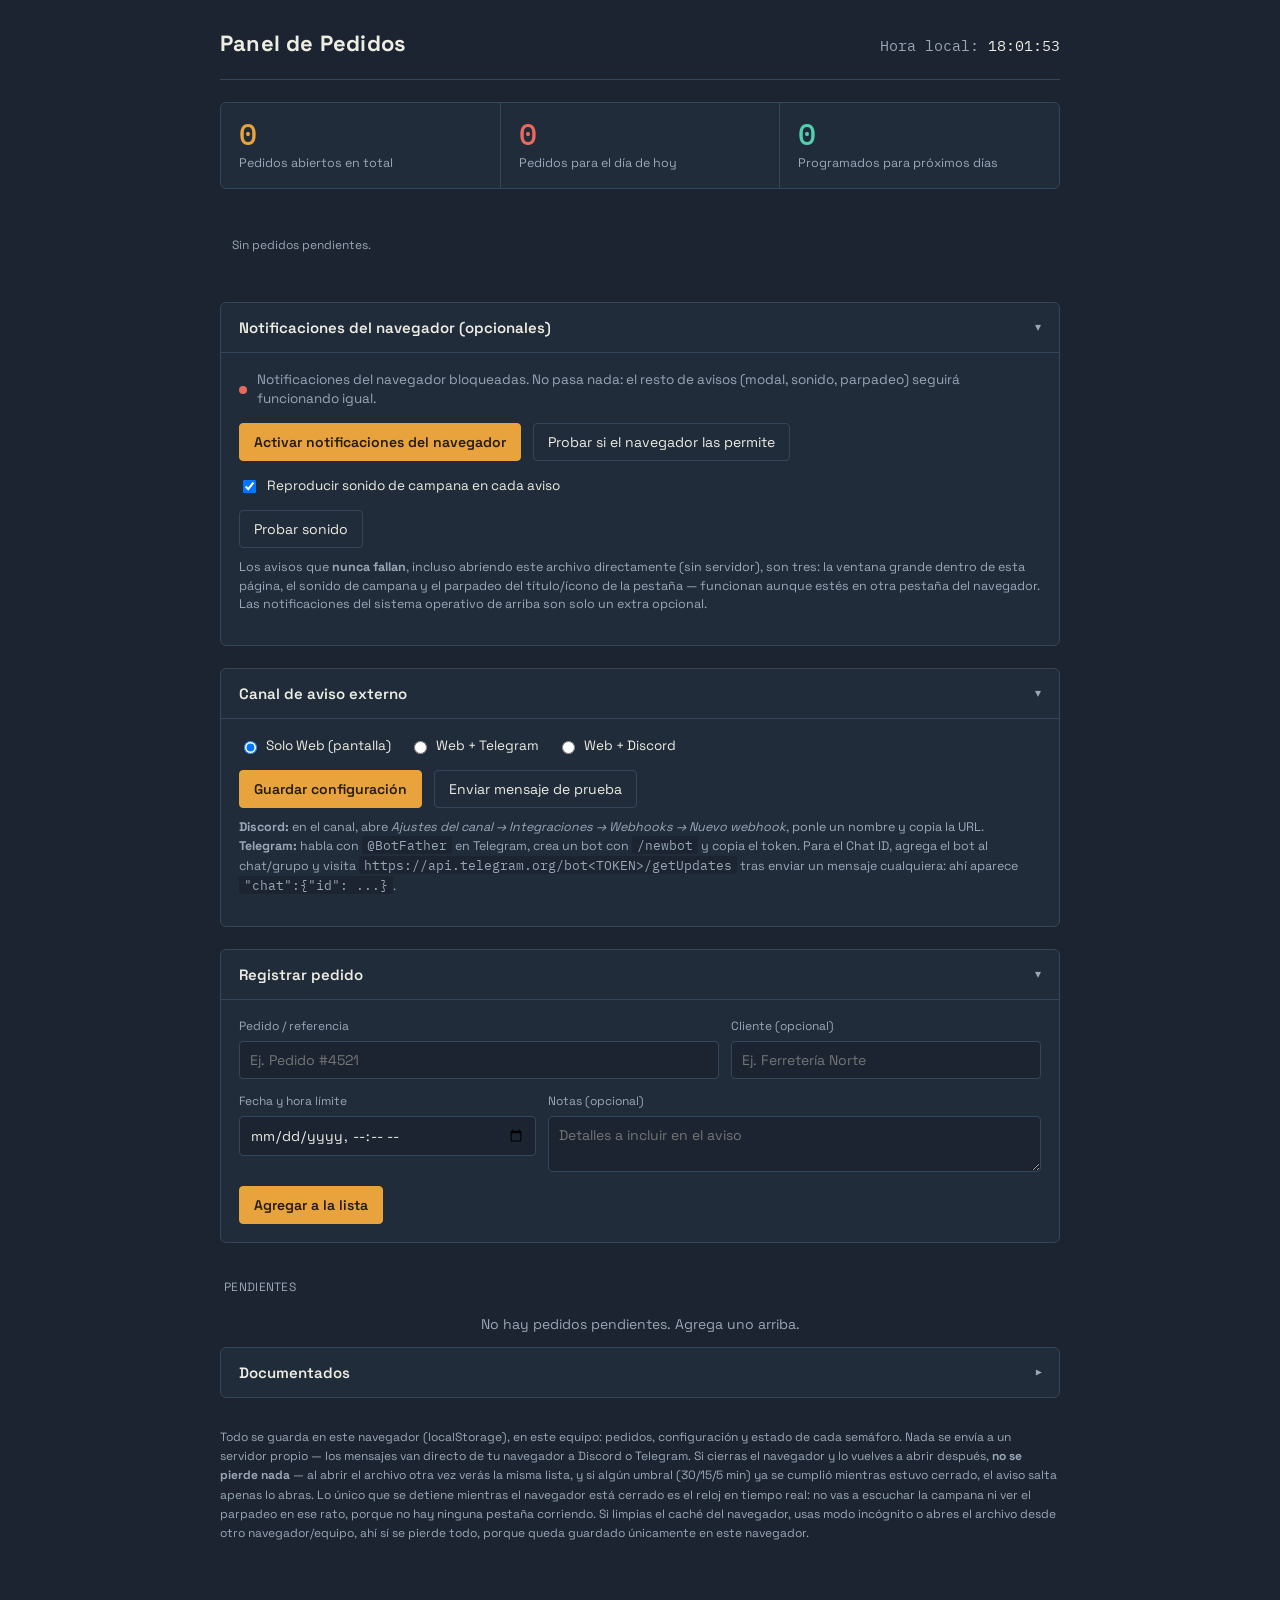
<file: panel-pedidos (5).html>
<!DOCTYPE html>
<html lang="es">
<head>
<meta charset="UTF-8">
<meta name="viewport" content="width=device-width, initial-scale=1.0">
<title>Panel de Pedidos</title>
<link rel="preconnect" href="https://fonts.googleapis.com">
<link rel="preconnect" href="https://fonts.gstatic.com" crossorigin>
<link href="https://fonts.googleapis.com/css2?family=Space+Grotesk:wght@500;600;700&family=IBM+Plex+Mono:wght@400;500&display=swap" rel="stylesheet">
<link rel="icon" id="favicon" href="data:,">
<style>
  :root{
    --bg: #1B2430;
    --bg-panel: #212C3A;
    --bg-row: #232F3E;
    --bg-row-alt: #1F2A38;
    --line: #35455A;
    --text: #EDEDE3;
    --text-dim: #9AA7B8;
    --amber: #E8A33D;
    --amber-dim: #6B5230;
    --mint: #4FD1AE;
    --mint-dim: #2E5147;
    --red: #E8695D;
    --red-dim: #5A3530;
    --green: #56C27D;
    --green-dim: #2C4A38;
    --yellow: #E8C93D;
    --yellow-dim: #5A5230;
    --focus: #7FB6E8;
  }

  *{ box-sizing: border-box; }

  body{
    margin:0;
    background: var(--bg);
    color: var(--text);
    font-family: 'Space Grotesk', system-ui, sans-serif;
    line-height: 1.4;
  }

  .mono{ font-family: 'IBM Plex Mono', ui-monospace, monospace; }

  a{ color: var(--focus); }

  button, input, select, textarea{
    font-family: inherit;
    font-size: 14px;
    color: var(--text);
  }

  *:focus-visible{
    outline: 2px solid var(--focus);
    outline-offset: 2px;
  }

  .wrap{
    max-width: 880px;
    margin: 0 auto;
    padding: 28px 20px 80px;
  }

  header.top{
    display:flex;
    align-items: baseline;
    justify-content: space-between;
    gap: 16px;
    padding-bottom: 20px;
    border-bottom: 1px solid var(--line);
    margin-bottom: 22px;
    flex-wrap: wrap;
  }

  header.top h1{
    font-size: 22px;
    font-weight: 700;
    margin: 0;
    letter-spacing: 0.2px;
  }

  header.top .clock{
    font-size: 15px;
    color: var(--text-dim);
  }

  header.top .clock span{ color: var(--text); }

  /* ---------- resumen ---------- */
  .resumen{
    display:flex;
    border: 1px solid var(--line);
    border-radius: 6px;
    background: var(--bg-panel);
    margin-bottom: 22px;
    overflow: hidden;
  }
  .resumen .stat{
    flex: 1 1 0;
    padding: 16px 18px;
    border-left: 1px solid var(--line);
  }
  .resumen .stat:first-child{ border-left: none; }
  .resumen .stat .num{
    font-family: 'IBM Plex Mono', monospace;
    font-size: 30px;
    font-weight: 500;
    line-height: 1;
  }
  .resumen .stat.total .num{ color: var(--amber); }
  .resumen .stat.hoy .num{ color: var(--red); }
  .resumen .stat.proximos .num{ color: var(--mint); }
  .resumen .stat .lbl{
    margin-top: 6px;
    font-size: 12.5px;
    color: var(--text-dim);
  }

  @media (max-width: 560px){
    .resumen{ flex-direction: column; }
    .resumen .stat{ border-left: none; border-top: 1px solid var(--line); }
    .resumen .stat:first-child{ border-top: none; }
  }

  .clientes-rapido{
    display:flex;
    flex-wrap: wrap;
    gap: 6px 8px;
    margin: 0 0 22px;
    padding: 0 2px;
  }
  .clientes-rapido .chip{
    display:flex;
    align-items:center;
    gap: 6px;
    font-size: 12px;
    color: var(--text-dim);
    background: var(--bg-panel);
    border: 1px solid var(--line);
    border-radius: 20px;
    padding: 3px 10px 3px 8px;
    line-height: 1.6;
  }
  .clientes-rapido .chip .dot-mini{
    width: 7px; height: 7px; border-radius: 50%;
    flex: none;
  }
  .clientes-rapido .chip .dot-mini.pend{ background: var(--amber); }
  .clientes-rapido .chip .dot-mini.verde{ background: var(--green); }
  .clientes-rapido .chip .dot-mini.amarillo{ background: var(--yellow); }
  .clientes-rapido .chip .dot-mini.venc{ background: var(--red); }
  .clientes-rapido .empty{
    font-size: 12px;
    color: var(--text-dim);
  }

  section.block{
    margin-bottom: 22px;
    background: var(--bg-panel);
    border: 1px solid var(--line);
    border-radius: 6px;
  }

  .block-head{
    display:flex;
    align-items:center;
    justify-content: space-between;
    padding: 14px 18px;
    cursor: pointer;
    user-select: none;
  }

  .block-head h2{
    font-size: 15px;
    font-weight: 600;
    margin: 0;
  }

  .block-head .chev{
    color: var(--text-dim);
    transition: transform .15s ease;
    font-size: 12px;
  }

  section.block.closed .chev{ transform: rotate(-90deg); }
  section.block.closed .block-body{ display:none; }

  .block-body{
    padding: 4px 18px 18px;
    border-top: 1px solid var(--line);
  }

  .field-row{
    display:flex;
    gap:12px;
    flex-wrap: wrap;
    margin-top: 14px;
  }

  .field{
    display:flex;
    flex-direction: column;
    gap: 6px;
    flex: 1 1 180px;
  }

  .field label{
    font-size: 12px;
    color: var(--text-dim);
  }

  .field input, .field select, .field textarea{
    background: var(--bg);
    border: 1px solid var(--line);
    border-radius: 4px;
    padding: 9px 10px;
  }

  .field textarea{ resize: vertical; min-height: 40px; }

  .btn{
    background: transparent;
    border: 1px solid var(--line);
    border-radius: 4px;
    padding: 9px 14px;
    cursor: pointer;
    color: var(--text);
    white-space: nowrap;
  }

  .btn:hover{ border-color: var(--focus); }

  .btn.primary{
    background: var(--amber);
    border-color: var(--amber);
    color: #241a06;
    font-weight: 600;
  }

  .btn.primary:hover{ filter: brightness(1.08); }

  .btn.ghost{
    border-color: transparent;
    color: var(--text-dim);
    padding: 6px 8px;
  }

  .btn.ghost:hover{ color: var(--text); border-color: var(--line); }

  .btn.small{ padding: 6px 10px; font-size: 12.5px; }

  .btn:disabled{ opacity: .45; cursor: not-allowed; }

  .status-line{
    display:flex;
    align-items:center;
    gap: 10px;
    margin-top: 14px;
    font-size: 13.5px;
    color: var(--text-dim);
  }

  .dot{
    width: 8px; height: 8px; border-radius: 50%;
    background: var(--red);
    flex: none;
  }
  .dot.on{ background: var(--mint); }

  .radio-row{
    display:flex;
    gap: 18px;
    margin-top: 14px;
    font-size: 13.5px;
    flex-wrap: wrap;
  }
  .radio-row label{ display:flex; align-items:center; gap:6px; cursor:pointer; }

  .helptext{
    font-size: 12.5px;
    color: var(--text-dim);
    margin-top: 10px;
    line-height: 1.5;
  }
  .helptext code{
    background: var(--bg);
    padding: 1px 5px;
    border-radius: 3px;
    font-family: 'IBM Plex Mono', monospace;
  }

  .list-title{
    font-size: 12px;
    letter-spacing: .3px;
    color: var(--text-dim);
    padding: 14px 4px 8px;
  }

  table.ticker{
    width: 100%;
    border-collapse: collapse;
  }

  table.ticker tr.row{
    border-top: 1px solid var(--line);
  }

  table.ticker tr.row:nth-child(odd){ background: var(--bg-row); }
  table.ticker tr.row:nth-child(even){ background: var(--bg-row-alt); }

  table.ticker td{
    padding: 12px 10px;
    vertical-align: top;
    font-size: 14px;
  }

  td.when{
    width: 92px;
    white-space: nowrap;
  }

  td.when .date{ font-size: 11px; color: var(--text-dim); }
  td.when .time{ font-size: 15px; font-weight: 500; }

  td.info .titulo{ font-weight: 600; }
  td.info .cliente{ color: var(--text-dim); font-size: 13px; margin-top: 2px; }
  td.info .notas{ color: var(--text-dim); font-size: 12.5px; margin-top: 4px; }

  td.state{
    width: 118px;
    font-size: 12px;
  }

  .badge{
    display:inline-block;
    padding: 3px 8px;
    border-radius: 3px;
    font-size: 11.5px;
    border: 1px solid transparent;
  }
  .badge.pend{ color: var(--amber); border-color: var(--amber-dim); background: rgba(232,163,61,.08);}
  .badge.verde{ color: var(--green); border-color: var(--green-dim); background: rgba(86,194,125,.08);}
  .badge.amarillo{ color: var(--yellow); border-color: var(--yellow-dim); background: rgba(232,201,61,.08);}
  .badge.venc{ color: var(--red); border-color: var(--red-dim); background: rgba(232,105,93,.1); }
  .badge.done{ color: var(--mint); border-color: var(--mint-dim); background: rgba(79,209,174,.08); }

  td.actions{
    width: 190px;
    text-align: right;
  }
  td.actions .btn{ margin-left: 6px; }

  .empty{
    padding: 26px 10px;
    color: var(--text-dim);
    font-size: 13.5px;
    text-align: center;
  }

  .toast-stack{
    position: fixed;
    right: 18px;
    bottom: 18px;
    display:flex;
    flex-direction: column;
    gap: 8px;
    z-index: 50;
  }

  .toast{
    background: var(--bg-panel);
    border: 1px solid var(--line);
    border-left: 3px solid var(--amber);
    padding: 10px 14px;
    border-radius: 4px;
    font-size: 13px;
    max-width: 320px;
    box-shadow: 0 6px 18px rgba(0,0,0,.35);
    animation: slide-in .15s ease;
  }
  .toast.ok{ border-left-color: var(--mint); }
  .toast.err{ border-left-color: var(--red); }

  @keyframes slide-in{
    from{ transform: translateY(6px); opacity: 0; }
    to{ transform: translateY(0); opacity: 1; }
  }

  /* ---------- modal semáforo (gigante, garantizado) ---------- */
  .modal-backdrop{
    position: fixed;
    inset: 0;
    background: rgba(10,13,18,.82);
    display:none;
    align-items:center;
    justify-content:center;
    z-index: 100;
    padding: 24px;
  }
  .modal-backdrop.show{ display:flex; }

  .modal-box{
    width: 100%;
    max-width: 460px;
    background: var(--bg-panel);
    border-radius: 8px;
    border-top: 8px solid var(--amber);
    box-shadow: 0 20px 60px rgba(0,0,0,.5);
    padding: 26px 26px 22px;
    animation: pop-in .18s ease;
  }
  .modal-box.nivel-verde{ border-top-color: var(--green); }
  .modal-box.nivel-amarillo{ border-top-color: var(--yellow); }
  .modal-box.nivel-rojo{ border-top-color: var(--red); }

  @keyframes pop-in{
    from{ transform: scale(.97); opacity: 0; }
    to{ transform: scale(1); opacity: 1; }
  }

  .modal-eta{
    display:inline-block;
    font-family: 'IBM Plex Mono', monospace;
    font-size: 12.5px;
    padding: 3px 9px;
    border-radius: 3px;
    margin-bottom: 12px;
  }
  .modal-box.nivel-verde .modal-eta{ color: var(--green); background: rgba(86,194,125,.12); }
  .modal-box.nivel-amarillo .modal-eta{ color: var(--yellow); background: rgba(232,201,61,.12); }
  .modal-box.nivel-rojo .modal-eta{ color: var(--red); background: rgba(232,105,93,.14); }

  .modal-box h3{
    margin: 0 0 4px;
    font-size: 21px;
  }
  .modal-box .modal-cliente{
    color: var(--text-dim);
    font-size: 14px;
    margin-bottom: 10px;
  }
  .modal-box .modal-notas{
    font-size: 13.5px;
    color: var(--text-dim);
    border-left: 2px solid var(--line);
    padding-left: 10px;
    margin-bottom: 16px;
  }
  .modal-box .modal-actions{
    display:flex;
    gap: 10px;
    flex-wrap: wrap;
    margin-top: 6px;
  }
  .modal-box .modal-queue{
    font-size: 12px;
    color: var(--text-dim);
    margin-top: 14px;
  }

  .modal-resched{
    margin-top: 16px;
    padding-top: 14px;
    border-top: 1px dashed var(--line);
  }
  .modal-resched-title{
    font-size: 12.5px;
    color: var(--text-dim);
    margin-bottom: 8px;
  }
  .modal-resched .quick-btns{
    display:flex;
    gap: 8px;
    flex-wrap: wrap;
  }

  .resched-row td{
    background: var(--bg);
    padding: 12px 10px;
  }
  .resched-inline{
    display:flex;
    align-items:center;
    gap: 8px;
    flex-wrap: wrap;
    font-size: 12.5px;
  }
  .resched-inline .resched-label{
    color: var(--text-dim);
    margin-right: 4px;
  }
  .resched-inline input[type="datetime-local"]{
    background: var(--bg-panel);
    border: 1px solid var(--line);
    border-radius: 4px;
    padding: 6px 8px;
    color: var(--text);
    font-size: 13px;
  }

  footer.note{
    margin-top: 30px;
    font-size: 12px;
    color: var(--text-dim);
    line-height: 1.6;
  }

  @media (max-width: 560px){
    td.state{ display:none; }
    td.actions{ width: auto; }
    td.actions .btn{ display:block; margin: 4px 0 0; width: 100%; text-align:center; }
  }

  @media (prefers-reduced-motion: reduce){
    .toast{ animation: none; }
    .modal-box{ animation: none; }
    section.block .chev{ transition: none; }
  }
</style>
</head>
<body>

<div class="wrap">

  <header class="top">
    <h1>Panel de Pedidos</h1>
    <div class="clock mono">Hora local: <span id="reloj">--:--:--</span></div>
  </header>

  <!-- RESUMEN -->
  <div class="resumen" id="resumen">
    <div class="stat total">
      <div class="num" id="statTotal">0</div>
      <div class="lbl">Pedidos abiertos en total</div>
    </div>
    <div class="stat hoy">
      <div class="num" id="statHoy">0</div>
      <div class="lbl">Pedidos para el día de hoy</div>
    </div>
    <div class="stat proximos">
      <div class="num" id="statProximos">0</div>
      <div class="lbl">Programados para próximos días</div>
    </div>
  </div>

  <div class="clientes-rapido" id="clientesRapido"></div>

  <!-- AJUSTES: NOTIFICACIONES -->
  <section class="block" id="blockNotif">
    <div class="block-head" data-toggle="blockNotif">
      <h2>Notificaciones del navegador (opcionales)</h2>
      <span class="chev">▾</span>
    </div>
    <div class="block-body">
      <div class="status-line">
        <span class="dot" id="notifDot"></span>
        <span id="notifStatusTxt">Comprobando permiso del navegador…</span>
      </div>
      <div class="field-row">
        <button class="btn primary" id="btnPedirPermiso">Activar notificaciones del navegador</button>
        <button class="btn" id="btnProbarNotif">Probar si el navegador las permite</button>
      </div>

      <div class="status-line" style="margin-top:16px;">
        <label style="display:flex; align-items:center; gap:8px; cursor:pointer; color: var(--text);">
          <input type="checkbox" id="chkSonido"> Reproducir sonido de campana en cada aviso
        </label>
      </div>
      <div class="field-row">
        <button class="btn" id="btnProbarSonido">Probar sonido</button>
      </div>

      <p class="helptext">Los avisos que <strong>nunca fallan</strong>, incluso abriendo este archivo directamente (sin servidor), son tres: la ventana grande dentro de esta página, el sonido de campana y el parpadeo del título/ícono de la pestaña — funcionan aunque estés en otra pestaña del navegador. Las notificaciones del sistema operativo de arriba son solo un extra opcional.</p>
    </div>
  </section>

  <!-- AJUSTES: CANAL DE AVISO -->
  <section class="block" id="blockEnvio">
    <div class="block-head" data-toggle="blockEnvio">
      <h2>Canal de aviso externo</h2>
      <span class="chev">▾</span>
    </div>
    <div class="block-body">
      <div class="radio-row">
        <label><input type="radio" name="canal" value="web"> Solo Web (pantalla)</label>
        <label><input type="radio" name="canal" value="telegram"> Web + Telegram</label>
        <label><input type="radio" name="canal" value="discord"> Web + Discord</label>
      </div>

      <div class="field-row" id="camposDiscord">
        <div class="field" style="flex: 1 1 100%;">
          <label for="discordWebhook">URL del Webhook de Discord</label>
          <input type="text" id="discordWebhook" placeholder="https://discord.com/api/webhooks/...">
        </div>
      </div>

      <div class="field-row" id="camposTelegram">
        <div class="field">
          <label for="telegramToken">Token del bot de Telegram</label>
          <input type="text" id="telegramToken" placeholder="123456789:AA...">
        </div>
        <div class="field">
          <label for="telegramChatId">Chat ID</label>
          <input type="text" id="telegramChatId" placeholder="-100123456789">
        </div>
      </div>

      <div class="field-row">
        <button class="btn primary" id="btnGuardarConfig">Guardar configuración</button>
        <button class="btn" id="btnProbarEnvio">Enviar mensaje de prueba</button>
      </div>

      <p class="helptext">
        <strong>Discord:</strong> en el canal, abre <em>Ajustes del canal → Integraciones → Webhooks → Nuevo webhook</em>, ponle un nombre y copia la URL.<br>
        <strong>Telegram:</strong> habla con <code>@BotFather</code> en Telegram, crea un bot con <code>/newbot</code> y copia el token. Para el Chat ID, agrega el bot al chat/grupo y visita
        <code>https://api.telegram.org/bot&lt;TOKEN&gt;/getUpdates</code> tras enviar un mensaje cualquiera: ahí aparece <code>"chat":{"id": ...}</code>.
      </p>
    </div>
  </section>

  <!-- NUEVO PEDIDO -->
  <section class="block" id="blockNuevo">
    <div class="block-head" data-toggle="blockNuevo">
      <h2>Registrar pedido</h2>
      <span class="chev">▾</span>
    </div>
    <div class="block-body">
      <form id="formPedido">
        <div class="field-row">
          <div class="field" style="flex: 2 1 220px;">
            <label for="pTitulo">Pedido / referencia</label>
            <input type="text" id="pTitulo" placeholder="Ej. Pedido #4521" required>
          </div>
          <div class="field">
            <label for="pCliente">Cliente (opcional)</label>
            <input type="text" id="pCliente" placeholder="Ej. Ferretería Norte">
          </div>
        </div>
        <div class="field-row">
          <div class="field">
            <label for="pFecha">Fecha y hora límite</label>
            <input type="datetime-local" id="pFecha" required>
          </div>
          <div class="field" style="flex: 2 1 260px;">
            <label for="pNotas">Notas (opcional)</label>
            <textarea id="pNotas" placeholder="Detalles a incluir en el aviso"></textarea>
          </div>
        </div>
        <div class="field-row">
          <button type="submit" class="btn primary">Agregar a la lista</button>
        </div>
      </form>
    </div>
  </section>

  <!-- LISTA: PENDIENTES -->
  <div class="list-title">PENDIENTES</div>
  <table class="ticker" id="tablaPendientes"></table>

  <!-- LISTA: DOCUMENTADOS -->
  <section class="block closed" id="blockDone">
    <div class="block-head" data-toggle="blockDone">
      <h2>Documentados</h2>
      <span class="chev">▾</span>
    </div>
    <div class="block-body">
      <table class="ticker" id="tablaDocumentados"></table>
    </div>
  </section>

  <footer class="note">
    Todo se guarda en este navegador (localStorage), en este equipo: pedidos, configuración y estado de cada semáforo. Nada se envía a un servidor propio — los mensajes van directo de tu navegador a Discord o Telegram. Si cierras el navegador y lo vuelves a abrir después, <strong>no se pierde nada</strong> — al abrir el archivo otra vez verás la misma lista, y si algún umbral (30/15/5 min) ya se cumplió mientras estuvo cerrado, el aviso salta apenas lo abras. Lo único que se detiene mientras el navegador está cerrado es el reloj en tiempo real: no vas a escuchar la campana ni ver el parpadeo en ese rato, porque no hay ninguna pestaña corriendo. Si limpias el caché del navegador, usas modo incógnito o abres el archivo desde otro navegador/equipo, ahí sí se pierde todo, porque queda guardado únicamente en este navegador.
  </footer>

</div>

<!-- MODAL SEMÁFORO -->
<div class="modal-backdrop" id="modalBackdrop">
  <div class="modal-box" id="modalBox">
    <span class="modal-eta" id="modalEta">30 min antes</span>
    <h3 id="modalTitulo">Pedido</h3>
    <div class="modal-cliente" id="modalCliente"></div>
    <div class="modal-notas" id="modalNotas" style="display:none;"></div>
    <div class="modal-actions">
      <button class="btn primary" id="modalBtnDoc">Marcar documentado</button>
      <button class="btn" id="modalBtnResched">Reprogramar</button>
      <button class="btn" id="modalBtnEnviar">Enviar aviso ahora</button>
      <button class="btn ghost" id="modalBtnCerrar">Cerrar</button>
    </div>

    <div class="modal-resched" id="modalResched" style="display:none;">
      <div class="modal-resched-title">Nueva hora límite:</div>
      <div class="quick-btns">
        <button class="btn small" data-min="15">+15 min</button>
        <button class="btn small" data-min="30">+30 min</button>
        <button class="btn small" data-min="60">+1 hora</button>
        <button class="btn small" data-min="120">+2 horas</button>
      </div>
      <div class="field-row" style="margin-top:10px;">
        <div class="field">
          <label for="modalReschedInput">O elige fecha y hora</label>
          <input type="datetime-local" id="modalReschedInput">
        </div>
        <div class="field" style="flex: 0 0 auto; justify-content:flex-end;">
          <button class="btn primary small" id="modalReschedApply">Aplicar</button>
        </div>
      </div>
    </div>

    <div class="modal-queue" id="modalQueue"></div>
  </div>
</div>

<div class="toast-stack" id="toastStack"></div>

<script>
(function(){
  "use strict";

  const LS_PEDIDOS = "panelPedidos_pedidos_v2";
  const LS_PEDIDOS_OLD = "panelPedidos_pedidos_v1";
  const LS_CONFIG   = "panelPedidos_config_v2";
  const LS_CONFIG_OLD = "panelPedidos_config_v1";
  const CHECK_INTERVAL_MS = 20000; // revisa cada 20s

  const UMBRAL_VERDE_MIN = 30;
  const UMBRAL_AMARILLO_MIN = 15;
  const UMBRAL_ROJO_MIN = 5;

  // ---------- estado ----------
  let pedidos = cargarPedidos();
  let config  = cargarConfig();
  let colaModal = []; // pedidos pendientes de mostrar en el modal
  let modalAbierto = null; // { id, nivel }

  // ---------- utilidades ----------
  function uid(){ return Date.now().toString(36) + Math.random().toString(36).slice(2,7); }

  function cargarPedidos(){
    try{
      let raw = localStorage.getItem(LS_PEDIDOS);
      if (raw) return JSON.parse(raw);
      // migración desde versión anterior
      raw = localStorage.getItem(LS_PEDIDOS_OLD);
      if (raw){
        const antiguos = JSON.parse(raw);
        return antiguos.map(p=>({
          id: p.id, titulo: p.titulo, cliente: p.cliente, notas: p.notas,
          fechaLimite: p.fechaLimite, estado: p.estado,
          alertVerde: !!p.alertado, alertAmarillo: !!p.alertado, alertRojo: !!p.alertado
        }));
      }
      return [];
    }catch(e){ return []; }
  }
  function guardarPedidos(){
    localStorage.setItem(LS_PEDIDOS, JSON.stringify(pedidos));
  }

  function cargarConfig(){
    try{
      let raw = localStorage.getItem(LS_CONFIG);
      if (raw){
        const c = JSON.parse(raw);
        if (typeof c.sonidoActivo === "undefined") c.sonidoActivo = true;
        return c;
      }
      raw = localStorage.getItem(LS_CONFIG_OLD);
      if (raw){
        const c = JSON.parse(raw);
        let canal = "web";
        if (c.canal === "discord") canal = "discord";
        else if (c.canal === "telegram") canal = "telegram";
        else if (c.canal === "ambos") canal = "discord";
        return { canal, discordWebhook: c.discordWebhook || "", telegramToken: c.telegramToken || "", telegramChatId: c.telegramChatId || "", sonidoActivo: true };
      }
      return { canal: "web", discordWebhook:"", telegramToken:"", telegramChatId:"", sonidoActivo: true };
    }catch(e){ return { canal: "web", discordWebhook:"", telegramToken:"", telegramChatId:"", sonidoActivo: true }; }
  }
  function guardarConfig(){
    localStorage.setItem(LS_CONFIG, JSON.stringify(config));
  }

  function toast(msg, tipo){
    const stack = document.getElementById("toastStack");
    const el = document.createElement("div");
    el.className = "toast" + (tipo ? " " + tipo : "");
    el.textContent = msg;
    stack.appendChild(el);
    setTimeout(()=>{ el.remove(); }, 5000);
  }

  function fmtFecha(iso){
    const d = new Date(iso);
    const fecha = d.toLocaleDateString('es', { day:'2-digit', month:'short' });
    const hora = d.toLocaleTimeString('es', { hour:'2-digit', minute:'2-digit' });
    return { fecha, hora };
  }

  function mismoDia(isoA, dateB){
    const a = new Date(isoA);
    return a.getFullYear()===dateB.getFullYear() && a.getMonth()===dateB.getMonth() && a.getDate()===dateB.getDate();
  }

  function estadoTexto(p){
    if (p.estado === 'documentado') return { label: 'Documentado', cls: 'done' };
    const minRestantes = (new Date(p.fechaLimite).getTime() - Date.now()) / 60000;
    if (minRestantes <= 0) return { label: 'Vencido', cls: 'venc' };
    if (minRestantes <= UMBRAL_ROJO_MIN) return { label: 'Urgente', cls: 'venc' };
    if (minRestantes <= UMBRAL_AMARILLO_MIN) return { label: 'Advertencia', cls: 'amarillo' };
    if (minRestantes <= UMBRAL_VERDE_MIN) return { label: 'Preparación', cls: 'verde' };
    return { label: 'Pendiente', cls: 'pend' };
  }

  // ---------- reloj ----------
  function tickReloj(){
    document.getElementById("reloj").textContent = new Date().toLocaleTimeString('es');
  }
  tickReloj();
  setInterval(tickReloj, 1000);

  // ---------- bloques colapsables ----------
  document.querySelectorAll("[data-toggle]").forEach(h=>{
    h.addEventListener("click", ()=>{
      document.getElementById(h.dataset.toggle).classList.toggle("closed");
    });
  });

  // ---------- notificaciones del navegador (opcionales) ----------
  const notifDot = document.getElementById("notifDot");
  const notifStatusTxt = document.getElementById("notifStatusTxt");
  const esArchivoLocal = location.protocol === "file:";

  function actualizarEstadoNotif(){
    if (!("Notification" in window)){
      notifStatusTxt.textContent = "Este navegador no soporta notificaciones de escritorio. No importa: el aviso en pantalla, el sonido y el parpadeo de la pestaña siguen funcionando.";
      notifDot.classList.remove("on");
      return;
    }
    const p = Notification.permission;
    if (p === "granted"){
      notifStatusTxt.textContent = "Notificaciones del navegador permitidas (además del resto de avisos).";
      notifDot.classList.add("on");
    } else if (p === "denied"){
      notifStatusTxt.textContent = esArchivoLocal
        ? "Bloqueadas por el navegador. Es normal: al abrir el panel como archivo local (file://) la mayoría de navegadores no permiten activarlas. No afecta al resto — el modal, el sonido y el parpadeo de pestaña siguen 100% activos."
        : "Notificaciones del navegador bloqueadas. No pasa nada: el resto de avisos (modal, sonido, parpadeo) seguirá funcionando igual.";
      notifDot.classList.remove("on");
    } else {
      notifStatusTxt.textContent = esArchivoLocal
        ? "Al abrir este archivo directamente (file://), muchos navegadores ni siquiera muestran el cuadro para pedir el permiso — quedará así aunque le des clic al botón. Es una limitación del navegador, no un error del panel; usa el sonido y el aviso en pantalla, que sí son confiables aquí."
        : "Notificaciones del navegador no activadas. El resto de avisos funciona de todas formas.";
      notifDot.classList.remove("on");
    }
  }
  actualizarEstadoNotif();

  document.getElementById("btnPedirPermiso").addEventListener("click", ()=>{
    if (!("Notification" in window)){
      toast("Este navegador no soporta notificaciones. Usa el aviso en pantalla.", "err");
      return;
    }
    try{
      // Notification.requestPermission admite estilo Promise y estilo callback según el navegador.
      const resultado = Notification.requestPermission(function(){ actualizarEstadoNotif(); });
      if (resultado && typeof resultado.then === "function"){
        resultado.then(actualizarEstadoNotif).catch(actualizarEstadoNotif);
      }
    }catch(e){
      toast(esArchivoLocal
        ? "El navegador bloqueó la solicitud por ser un archivo local (file://). No es un error del panel — usa el sonido y el aviso en pantalla."
        : "El navegador impidió pedir el permiso.", "err");
      actualizarEstadoNotif();
    }
  });

  document.getElementById("btnProbarNotif").addEventListener("click", ()=>{
    const ok = lanzarNotificacionNavegador("Notificación de prueba", "Esta es una notificación opcional del navegador.");
    if (!ok) toast("El navegador no muestra notificaciones ahora mismo (normal en archivos locales), pero el resto de avisos sí funcionará.", "err");
    else toast("Notificación de prueba enviada.", "ok");
  });

  function lanzarNotificacionNavegador(titulo, cuerpo){
    if (!("Notification" in window) || Notification.permission !== "granted") return false;
    try{
      new Notification(titulo, { body: cuerpo });
      return true;
    }catch(e){ return false; }
  }

  // ---------- sonido de campana ----------
  let audioCtx = null;
  function obtenerAudioCtx(){
    const AC = window.AudioContext || window.webkitAudioContext;
    if (!AC) return null;
    if (!audioCtx) audioCtx = new AC();
    if (audioCtx.state === "suspended") audioCtx.resume();
    return audioCtx;
  }
  // los navegadores exigen una interacción del usuario antes de permitir sonido;
  // este primer clic en cualquier parte de la página lo desbloquea.
  document.addEventListener("click", function desbloquearAudio(){
    obtenerAudioCtx();
    document.removeEventListener("click", desbloquearAudio);
  }, { once: true });

  function tocarTono(ctx, tiempoInicio, freq, duracion, volumen){
    const osc = ctx.createOscillator();
    const gain = ctx.createGain();
    osc.type = "sine";
    osc.frequency.value = freq;
    gain.gain.setValueAtTime(0.0001, tiempoInicio);
    gain.gain.exponentialRampToValueAtTime(volumen, tiempoInicio + 0.02);
    gain.gain.exponentialRampToValueAtTime(0.0001, tiempoInicio + duracion);
    osc.connect(gain);
    gain.connect(ctx.destination);
    osc.start(tiempoInicio);
    osc.stop(tiempoInicio + duracion + 0.05);
  }

  function sonarCampana(nivel){
    if (!config.sonidoActivo) return;
    const ctx = obtenerAudioCtx();
    if (!ctx) return;
    const ahora = ctx.currentTime;
    const repiques = nivel === "rojo" ? 3 : (nivel === "amarillo" ? 2 : 1);
    for (let i = 0; i < repiques; i++){
      const t0 = ahora + i * 0.4;
      tocarTono(ctx, t0, 880, 0.6, 0.22);    // tono principal
      tocarTono(ctx, t0, 1318.5, 0.6, 0.13); // quinta armónica, timbre de campana
    }
  }

  const chkSonido = document.getElementById("chkSonido");
  chkSonido.addEventListener("change", ()=>{
    config.sonidoActivo = chkSonido.checked;
    guardarConfig();
  });

  document.getElementById("btnProbarSonido").addEventListener("click", ()=>{
    if (!config.sonidoActivo){
      toast("Activa la casilla de sonido para probarlo.", "err");
      return;
    }
    sonarCampana("verde");
  });

  // ---------- aviso visible aunque estés en otra pestaña ----------
  const tituloOriginal = document.title;
  const favicon = document.getElementById("favicon");
  const faviconOriginal = favicon ? favicon.href : "";
  let flashTituloInterval = null;
  let flashOn = false;

  function dibujarFavicon(color){
    const canvas = document.createElement("canvas");
    canvas.width = 32; canvas.height = 32;
    const ctx = canvas.getContext("2d");
    ctx.beginPath();
    ctx.arc(16, 16, 14, 0, Math.PI * 2);
    ctx.fillStyle = color;
    ctx.fill();
    return canvas.toDataURL("image/png");
  }

  function activarAvisoDePestana(nivel, mensaje){
    const colores = { verde: "#56C27D", amarillo: "#E8C93D", rojo: "#E8695D" };
    if (favicon) favicon.href = dibujarFavicon(colores[nivel] || colores.rojo);
    if (flashTituloInterval) clearInterval(flashTituloInterval);
    flashOn = false;
    flashTituloInterval = setInterval(()=>{
      flashOn = !flashOn;
      document.title = flashOn ? mensaje : tituloOriginal;
    }, 1000);
  }

  function detenerAvisoDePestana(){
    if (flashTituloInterval){ clearInterval(flashTituloInterval); flashTituloInterval = null; }
    document.title = tituloOriginal;
    if (favicon) favicon.href = faviconOriginal;
  }

  document.addEventListener("visibilitychange", ()=>{
    if (!document.hidden) detenerAvisoDePestana();
  });

  // ---------- configuración canal ----------
  const campoDiscordWrap = document.getElementById("camposDiscord");
  const campoTelegramWrap = document.getElementById("camposTelegram");

  function pintarConfig(){
    document.querySelectorAll('input[name="canal"]').forEach(r=>{
      r.checked = (r.value === config.canal);
    });
    document.getElementById("discordWebhook").value = config.discordWebhook || "";
    document.getElementById("telegramToken").value = config.telegramToken || "";
    document.getElementById("telegramChatId").value = config.telegramChatId || "";
    document.getElementById("chkSonido").checked = config.sonidoActivo !== false;
    actualizarVisibilidadCampos();
  }

  function actualizarVisibilidadCampos(){
    const canal = document.querySelector('input[name="canal"]:checked')?.value || "web";
    campoDiscordWrap.style.display = (canal === "discord") ? "flex" : "none";
    campoTelegramWrap.style.display = (canal === "telegram") ? "flex" : "none";
  }
  document.querySelectorAll('input[name="canal"]').forEach(r=>{
    r.addEventListener("change", actualizarVisibilidadCampos);
  });

  document.getElementById("btnGuardarConfig").addEventListener("click", ()=>{
    config.canal = document.querySelector('input[name="canal"]:checked')?.value || "web";
    config.discordWebhook = document.getElementById("discordWebhook").value.trim();
    config.telegramToken = document.getElementById("telegramToken").value.trim();
    config.telegramChatId = document.getElementById("telegramChatId").value.trim();
    guardarConfig();
    toast("Configuración guardada.", "ok");
  });

  document.getElementById("btnProbarEnvio").addEventListener("click", ()=>{
    if (config.canal === "web"){
      toast("El canal está en \"Solo Web\": no hay envío externo que probar.", "err");
      return;
    }
    enviarMensajeExterno("Mensaje de prueba desde el Panel de Pedidos ✅").then(ok=>{
      if (ok) toast("Mensaje de prueba enviado.", "ok");
    });
  });

  async function enviarADiscord(texto){
    if (!config.discordWebhook) return false;
    try{
      const res = await fetch(config.discordWebhook, {
        method: "POST",
        headers: { "Content-Type": "application/json" },
        body: JSON.stringify({ content: texto })
      });
      if (!res.ok) throw new Error("HTTP " + res.status);
      return true;
    }catch(e){
      toast("Error enviando a Discord: " + e.message, "err");
      return false;
    }
  }

  async function enviarATelegram(texto){
    if (!config.telegramToken || !config.telegramChatId) return false;
    try{
      const url = "https://api.telegram.org/bot" + config.telegramToken + "/sendMessage";
      const res = await fetch(url, {
        method: "POST",
        headers: { "Content-Type": "application/json" },
        body: JSON.stringify({ chat_id: config.telegramChatId, text: texto })
      });
      const data = await res.json();
      if (!data.ok) throw new Error(data.description || "respuesta no válida");
      return true;
    }catch(e){
      toast("Error enviando a Telegram: " + e.message, "err");
      return false;
    }
  }

  async function enviarMensajeExterno(texto){
    if (config.canal === "discord") return await enviarADiscord(texto);
    if (config.canal === "telegram") return await enviarATelegram(texto);
    return false; // canal "web" no envía nada afuera
  }

  function textoAviso(p, etiquetaNivel){
    const { fecha, hora } = fmtFecha(p.fechaLimite);
    let t = (etiquetaNivel ? etiquetaNivel + " " : "") + "Pedido por documentar: " + p.titulo;
    if (p.cliente) t += " — " + p.cliente;
    t += "\nHora límite: " + fecha + " " + hora;
    if (p.notas) t += "\nNotas: " + p.notas;
    return t;
  }

  // ---------- formulario nuevo pedido ----------
  document.getElementById("formPedido").addEventListener("submit", (e)=>{
    e.preventDefault();
    const titulo = document.getElementById("pTitulo").value.trim();
    const cliente = document.getElementById("pCliente").value.trim();
    const fecha = document.getElementById("pFecha").value;
    const notas = document.getElementById("pNotas").value.trim();

    if (!titulo || !fecha){
      toast("Completa el pedido y la fecha/hora.", "err");
      return;
    }

    pedidos.push({
      id: uid(),
      titulo, cliente, notas,
      fechaLimite: new Date(fecha).toISOString(),
      estado: "pendiente",
      alertVerde: false, alertAmarillo: false, alertRojo: false
    });
    guardarPedidos();
    e.target.reset();
    render();
    toast("Pedido agregado.", "ok");
  });

  // ---------- render de listas ----------
  function filaPedido(p){
    const { fecha, hora } = fmtFecha(p.fechaLimite);
    const est = estadoTexto(p);
    const tr = document.createElement("tr");
    tr.className = "row";

    tr.innerHTML =
      '<td class="when mono"><div class="date">' + fecha + '</div><div class="time">' + hora + '</div></td>' +
      '<td class="info">' +
        '<div class="titulo"></div>' +
        (p.cliente ? '<div class="cliente"></div>' : '') +
        (p.notas ? '<div class="notas"></div>' : '') +
      '</td>' +
      '<td class="state"><span class="badge ' + est.cls + '">' + est.label + '</span></td>' +
      '<td class="actions"></td>';

    tr.querySelector(".titulo").textContent = p.titulo;
    if (p.cliente) tr.querySelector(".cliente").textContent = p.cliente;
    if (p.notas) tr.querySelector(".notas").textContent = p.notas;

    const actions = tr.querySelector(".actions");

    if (p.estado !== "documentado"){
      const btnDoc = document.createElement("button");
      btnDoc.className = "btn small";
      btnDoc.textContent = "Marcar documentado";
      btnDoc.addEventListener("click", ()=>{
        marcarDocumentado(p.id);
      });
      actions.appendChild(btnDoc);

      const btnResched = document.createElement("button");
      btnResched.className = "btn small";
      btnResched.textContent = "Reprogramar";
      btnResched.addEventListener("click", ()=>{
        const fila = tr.nextElementSibling;
        if (fila && fila.classList.contains("resched-row")){
          fila.style.display = fila.style.display === "none" ? "table-row" : "none";
        }
      });
      actions.appendChild(btnResched);

      const btnEnv = document.createElement("button");
      btnEnv.className = "btn small";
      btnEnv.textContent = "Enviar ahora";
      btnEnv.addEventListener("click", async ()=>{
        btnEnv.disabled = true;
        if (config.canal === "web"){
          toast("Canal en \"Solo Web\": no hay a dónde enviarlo afuera.", "err");
        } else {
          const ok = await enviarMensajeExterno(textoAviso(p));
          if (ok) toast("Aviso enviado para: " + p.titulo, "ok");
        }
        btnEnv.disabled = false;
      });
      actions.appendChild(btnEnv);
    }

    const btnDel = document.createElement("button");
    btnDel.className = "btn ghost small";
    btnDel.textContent = "Eliminar";
    btnDel.addEventListener("click", ()=>{
      pedidos = pedidos.filter(x=>x.id !== p.id);
      guardarPedidos();
      render();
    });
    actions.appendChild(btnDel);

    return tr;
  }

  function filaReprogramar(p){
    const tr = document.createElement("tr");
    tr.className = "row resched-row";
    tr.style.display = "none";

    const td = document.createElement("td");
    td.colSpan = 4;
    td.innerHTML =
      '<div class="resched-inline">' +
        '<span class="resched-label">Reprogramar para:</span>' +
        '<button class="btn small" type="button" data-min="15">+15 min</button>' +
        '<button class="btn small" type="button" data-min="30">+30 min</button>' +
        '<button class="btn small" type="button" data-min="60">+1 hora</button>' +
        '<button class="btn small" type="button" data-min="120">+2 horas</button>' +
        '<input type="datetime-local" class="resched-input">' +
        '<button class="btn primary small resched-apply" type="button">Aplicar</button>' +
      '</div>';
    tr.appendChild(td);

    td.querySelectorAll("[data-min]").forEach(btn=>{
      btn.addEventListener("click", ()=>{
        reprogramarPedido(p.id, Date.now() + parseInt(btn.dataset.min, 10) * 60000);
        tr.style.display = "none";
      });
    });
    td.querySelector(".resched-apply").addEventListener("click", ()=>{
      const val = td.querySelector(".resched-input").value;
      if (!val){ toast("Elige una fecha y hora.", "err"); return; }
      reprogramarPedido(p.id, new Date(val).getTime());
      tr.style.display = "none";
    });

    return tr;
  }

  function reprogramarPedido(id, timestampMs){
    const p = pedidos.find(x=>x.id === id);
    if (!p) return;
    p.fechaLimite = new Date(timestampMs).toISOString();
    p.alertVerde = false; p.alertAmarillo = false; p.alertRojo = false;
    guardarPedidos();
    render();
    toast("Pedido reprogramado para " + fmtFecha(p.fechaLimite).fecha + " " + fmtFecha(p.fechaLimite).hora + ".", "ok");
  }

  function marcarDocumentado(id){
    const p = pedidos.find(x=>x.id === id);
    if (!p) return;
    p.estado = "documentado";
    guardarPedidos();
    render();
  }

  function render(){
    const pendientes = pedidos
      .filter(p=>p.estado !== "documentado")
      .sort((a,b)=> new Date(a.fechaLimite) - new Date(b.fechaLimite));
    const documentados = pedidos
      .filter(p=>p.estado === "documentado")
      .sort((a,b)=> new Date(b.fechaLimite) - new Date(a.fechaLimite));

    const tPend = document.getElementById("tablaPendientes");
    tPend.innerHTML = "";
    if (pendientes.length === 0){
      const tr = document.createElement("tr");
      tr.innerHTML = '<td class="empty">No hay pedidos pendientes. Agrega uno arriba.</td>';
      tPend.appendChild(tr);
    } else {
      pendientes.forEach(p=>{
        tPend.appendChild(filaPedido(p));
        tPend.appendChild(filaReprogramar(p));
      });
    }

    const tDone = document.getElementById("tablaDocumentados");
    tDone.innerHTML = "";
    if (documentados.length === 0){
      const tr = document.createElement("tr");
      tr.innerHTML = '<td class="empty">Todavía no hay pedidos documentados.</td>';
      tDone.appendChild(tr);
    } else {
      documentados.forEach(p=> tDone.appendChild(filaPedido(p)));
    }

    renderResumen(pendientes);
    renderClientesRapido(pendientes);
  }

  function renderResumen(pendientes){
    const hoy = new Date();
    const paraHoy = pendientes.filter(p=> mismoDia(p.fechaLimite, hoy));
    const proximos = pendientes.length - paraHoy.length;

    document.getElementById("statTotal").textContent = pendientes.length;
    document.getElementById("statHoy").textContent = paraHoy.length;
    document.getElementById("statProximos").textContent = proximos;
  }

  // orden de urgencia para la vista rápida por cliente: rojo primero, luego amarillo, verde, pendiente
  const PRIORIDAD_CLS = { venc: 0, amarillo: 1, verde: 2, pend: 3 };

  function renderClientesRapido(pendientes){
    const cont = document.getElementById("clientesRapido");
    cont.innerHTML = "";

    if (pendientes.length === 0){
      const span = document.createElement("span");
      span.className = "empty";
      span.textContent = "Sin pedidos pendientes.";
      cont.appendChild(span);
      return;
    }

    const items = pendientes
      .map(p=> ({ p, est: estadoTexto(p) }))
      .sort((a,b)=> (PRIORIDAD_CLS[a.est.cls] - PRIORIDAD_CLS[b.est.cls]) || (new Date(a.p.fechaLimite) - new Date(b.p.fechaLimite)));

    items.forEach(({ p, est })=>{
      const chip = document.createElement("span");
      chip.className = "chip";

      const dot = document.createElement("span");
      dot.className = "dot-mini " + est.cls;
      chip.appendChild(dot);

      const txt = document.createElement("span");
      txt.textContent = p.cliente ? p.cliente : p.titulo;
      chip.appendChild(txt);

      cont.appendChild(chip);
    });
  }

  // ---------- modal semáforo ----------
  const modalBackdrop = document.getElementById("modalBackdrop");
  const modalBox = document.getElementById("modalBox");
  const modalEta = document.getElementById("modalEta");
  const modalTitulo = document.getElementById("modalTitulo");
  const modalCliente = document.getElementById("modalCliente");
  const modalNotas = document.getElementById("modalNotas");
  const modalQueue = document.getElementById("modalQueue");

  const NIVELES = {
    verde:   { clase: "nivel-verde",   etiqueta: "🟢 30 min antes — preparación" },
    amarillo:{ clase: "nivel-amarillo",etiqueta: "🟡 15 min antes — advertencia" },
    rojo:    { clase: "nivel-rojo",    etiqueta: "🔴 5 min antes — entrega urgente" }
  };

  function encolarModal(pedidoId, nivel){
    colaModal.push({ pedidoId, nivel });
    if (!modalAbierto) mostrarSiguienteModal();
  }

  function mostrarSiguienteModal(){
    if (colaModal.length === 0){
      modalAbierto = null;
      modalBackdrop.classList.remove("show");
      detenerAvisoDePestana();
      return;
    }
    const item = colaModal.shift();
    const p = pedidos.find(x=>x.id === item.pedidoId);
    if (!p || p.estado === "documentado"){
      mostrarSiguienteModal();
      return;
    }
    modalAbierto = item;

    const def = NIVELES[item.nivel];
    modalBox.className = "modal-box " + def.clase;
    modalEta.textContent = def.etiqueta;
    modalTitulo.textContent = p.titulo;
    modalCliente.textContent = p.cliente ? "Cliente: " + p.cliente : "";
    if (p.notas){
      modalNotas.style.display = "block";
      modalNotas.textContent = p.notas;
    } else {
      modalNotas.style.display = "none";
    }
    modalQueue.textContent = colaModal.length > 0 ? ("Hay " + colaModal.length + " aviso(s) más en cola.") : "";

    document.getElementById("modalBtnEnviar").style.display = (config.canal === "web") ? "none" : "inline-block";
    document.getElementById("modalResched").style.display = "none";
    document.getElementById("modalReschedInput").value = "";

    modalBackdrop.classList.add("show");
  }

  document.getElementById("modalBtnCerrar").addEventListener("click", ()=>{
    mostrarSiguienteModal();
  });

  document.getElementById("modalBtnDoc").addEventListener("click", ()=>{
    if (modalAbierto){
      marcarDocumentado(modalAbierto.pedidoId);
    }
    mostrarSiguienteModal();
  });

  document.getElementById("modalBtnResched").addEventListener("click", ()=>{
    const panel = document.getElementById("modalResched");
    panel.style.display = panel.style.display === "none" ? "block" : "none";
  });

  document.querySelectorAll("#modalResched [data-min]").forEach(btn=>{
    btn.addEventListener("click", ()=>{
      if (!modalAbierto) return;
      reprogramarPedido(modalAbierto.pedidoId, Date.now() + parseInt(btn.dataset.min, 10) * 60000);
      mostrarSiguienteModal();
    });
  });

  document.getElementById("modalReschedApply").addEventListener("click", ()=>{
    if (!modalAbierto) return;
    const val = document.getElementById("modalReschedInput").value;
    if (!val){ toast("Elige una fecha y hora.", "err"); return; }
    reprogramarPedido(modalAbierto.pedidoId, new Date(val).getTime());
    mostrarSiguienteModal();
  });

  document.getElementById("modalBtnEnviar").addEventListener("click", async ()=>{
    if (!modalAbierto) return;
    const p = pedidos.find(x=>x.id === modalAbierto.pedidoId);
    if (!p) return;
    const def = NIVELES[modalAbierto.nivel];
    const ok = await enviarMensajeExterno(textoAviso(p, def.etiqueta));
    if (ok) toast("Aviso enviado para: " + p.titulo, "ok");
  });

  // ---------- programador (scheduler) ----------
  function revisarPedidos(){
    const ahora = Date.now();
    let huboCambios = false;

    pedidos.forEach(p=>{
      if (p.estado === "documentado") return;
      const minRestantes = (new Date(p.fechaLimite).getTime() - ahora) / 60000;
      let nivelDisparado = null;

      if (minRestantes <= UMBRAL_ROJO_MIN && !p.alertRojo){
        nivelDisparado = "rojo";
        p.alertVerde = true; p.alertAmarillo = true; p.alertRojo = true;
      } else if (minRestantes <= UMBRAL_AMARILLO_MIN && !p.alertAmarillo){
        nivelDisparado = "amarillo";
        p.alertVerde = true; p.alertAmarillo = true;
      } else if (minRestantes <= UMBRAL_VERDE_MIN && !p.alertVerde){
        nivelDisparado = "verde";
        p.alertVerde = true;
      }

      if (nivelDisparado){
        const def = NIVELES[nivelDisparado];
        encolarModal(p.id, nivelDisparado);
        sonarCampana(nivelDisparado);
        lanzarNotificacionNavegador(def.etiqueta, p.titulo + (p.cliente ? " — " + p.cliente : ""));
        activarAvisoDePestana(nivelDisparado, def.etiqueta + " · " + p.titulo);
        if (config.canal !== "web"){
          enviarMensajeExterno(textoAviso(p, def.etiqueta));
        }
        huboCambios = true;
      }
    });

    if (huboCambios){
      guardarPedidos();
      render();
    }
  }

  setInterval(revisarPedidos, CHECK_INTERVAL_MS);

  // ---------- init ----------
  pintarConfig();
  render();
  revisarPedidos();

})();
</script>

</body>
</html>
</file>
